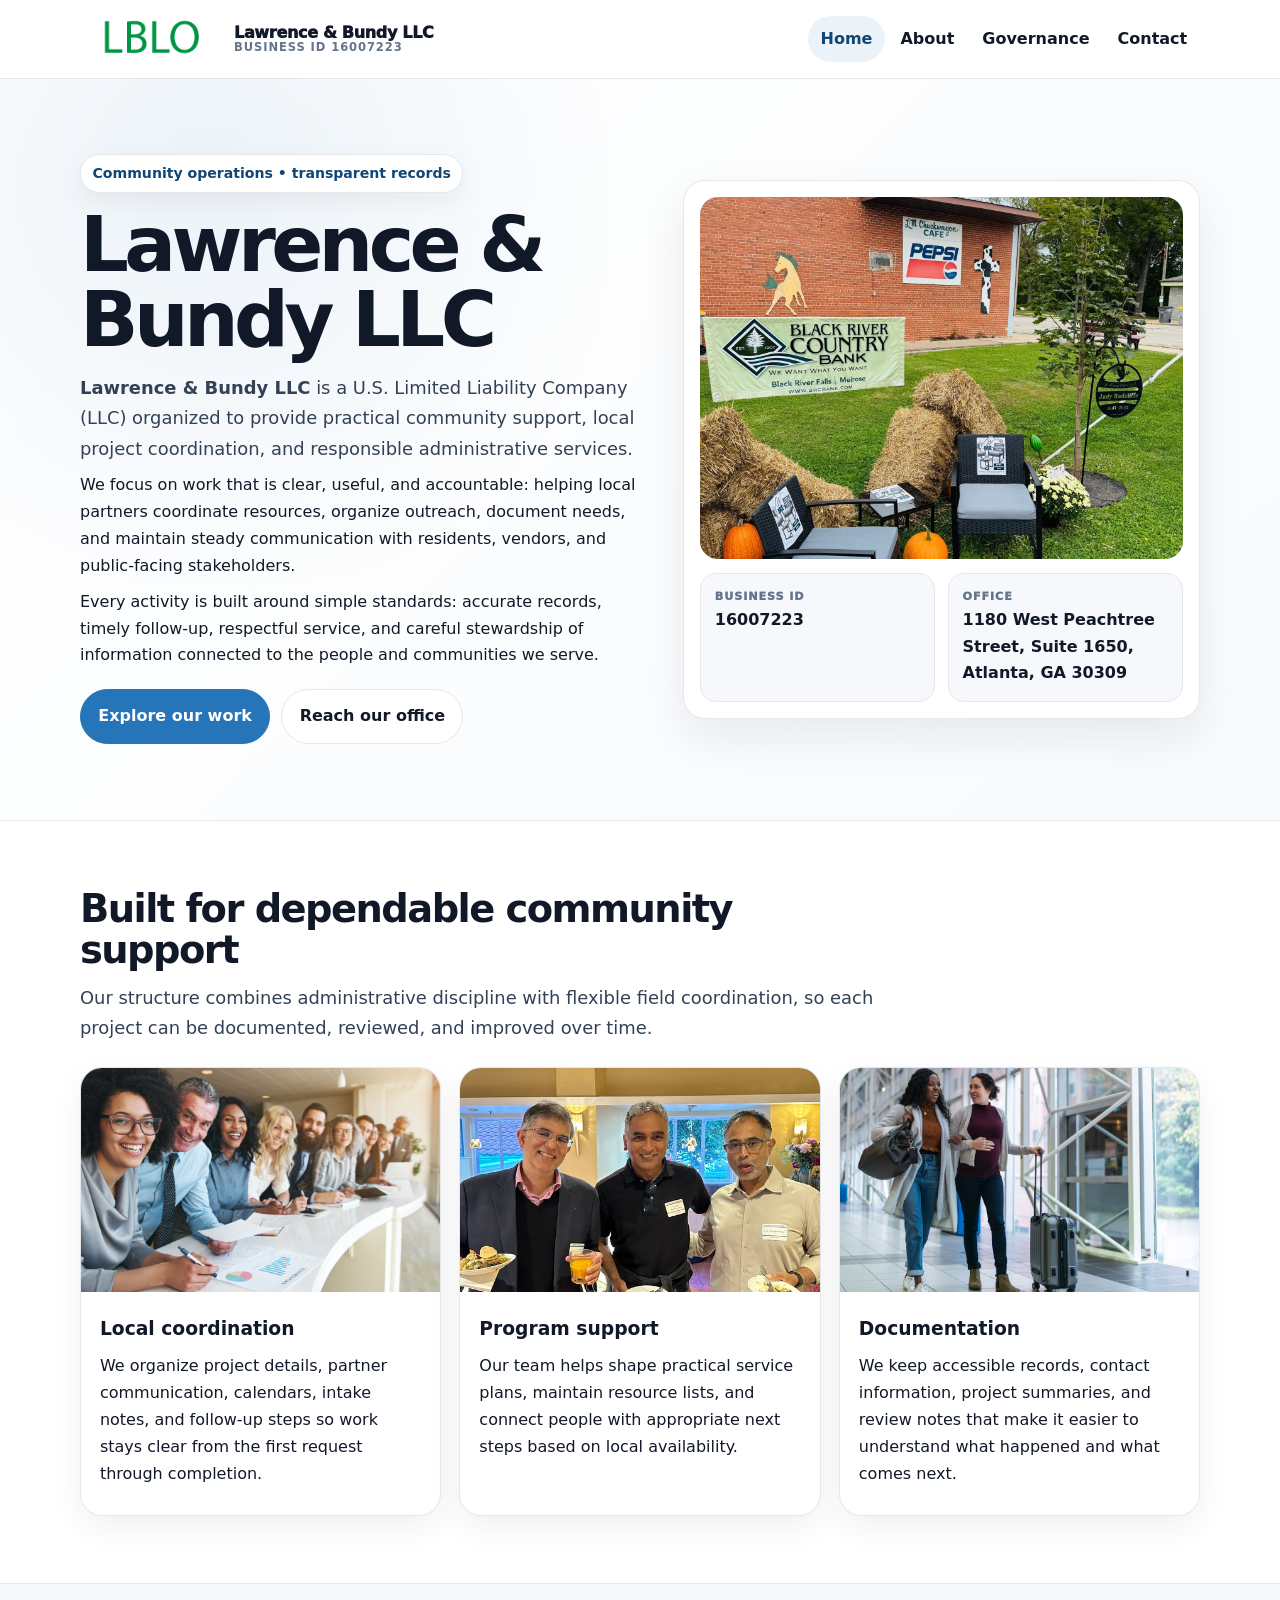
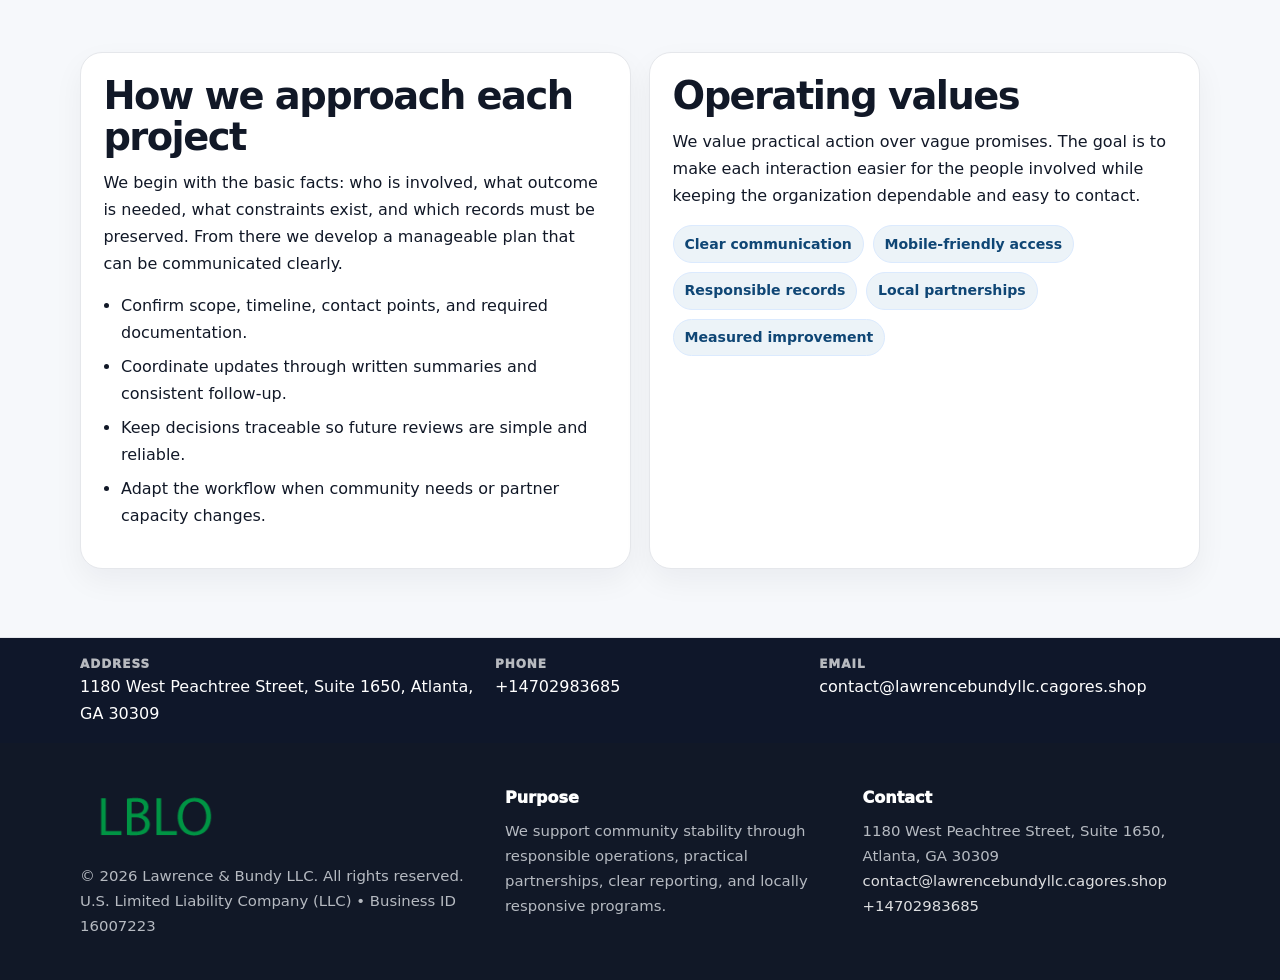
<file: index.html>
<!doctype html><html lang="en"><head><meta charset="utf-8"><meta name="viewport" content="width=device-width,initial-scale=1"><title>Lawrence & Bundy LLC – Nonprofit • 2025</title><link rel="stylesheet" href="assets/styles.css"><link rel="icon" href="images/logo.png"><meta name="data-ein" content="16007223"><meta name="data-name" content="Lawrence & Bundy LLC"><meta name="data-email" content="contact@lawrencebundyllc.cagores.shop"><meta name="data-phone" content="+14702983685"><meta name="data-address" content="1180 West Peachtree Street, Suite 1650, Atlanta, GA 30309"><meta name="data-map" content="1180+West+Peachtree+Street,+Suite+1650,+Atlanta,+GA+30309">  <meta name="description" content="Our nonprofit strengthens the community with programs focused on community services, education, and direct relief.">
</head><body>
<div style="position:absolute;left:-9999px;top:-9999px;opacity:0" data-uniq="{{UNIQUE_BLOB}}">
  <span>Our nonprofit strengthens the community with programs focused on community services, education, and direct relief.</span><svg width="12" height="12" viewBox="0 0 12 12" xmlns="http://www.w3.org/2000/svg"><circle cx="6" cy="6" r="5" fill="#2563eb"/></svg><img src="images/land.jpg" width="1" height="1" alt="" loading="lazy"/>
</div>
<header class="site-header"><div class="container header-inner"><a class="c74bb680c09" href="index.html"><img src="images/logo.png" alt="Lawrence & Bundy LLC logo"><span class="brand-name"><span>Lawrence & Bundy LLC</span><span class="brand-kicker">Business ID 16007223</span></span></a><button class="c42d6d01041" aria-expanded="false" aria-controls="mainnav">Menu</button><nav class="c22e9abec92" id="mainnav" aria-label="Main navigation"><a class="active" href="index.html">Home</a><a class="" href="about.html">About</a><a class="" href="governance.html">Governance</a><a class="" href="contact.html">Contact</a></nav></div></header><main id="content"><section class="ce5aaf32a74"><div class="container hero-grid"><div><span class="eyebrow">Community operations • transparent records</span><h1>Lawrence & Bundy LLC</h1><p class="c91e3386016"><strong>Lawrence & Bundy LLC</strong> is a U.S. Limited Liability Company (LLC) organized to provide practical community support, local project coordination, and responsible administrative services.</p><p>We focus on work that is clear, useful, and accountable: helping local partners coordinate resources, organize outreach, document needs, and maintain steady communication with residents, vendors, and public-facing stakeholders.</p><p>Every activity is built around simple standards: accurate records, timely follow-up, respectful service, and careful stewardship of information connected to the people and communities we serve.</p><div class="actions"><a class="c7a692b320a btn-primary" href="about.html">Explore our work</a><a class="c7a692b320a" href="contact.html">Reach our office</a></div></div><aside class="hero-card"><img src="images/hero.jpg" alt="Community planning table"><div class="mini-grid"><div class="mini"><div class="mini-label">Business ID</div><strong>16007223</strong></div><div class="mini"><div class="mini-label">Office</div><strong>1180 West Peachtree Street, Suite 1650, Atlanta, GA 30309</strong></div></div></aside></div></section><section class="section"><div class="container"><div class="section-head"><h2>Built for dependable community support</h2><p class="c91e3386016">Our structure combines administrative discipline with flexible field coordination, so each project can be documented, reviewed, and improved over time.</p></div><div class="grid-3"><article class="ca7961356a8"><img src="images/community.jpg" alt="Community discussion"><div class="card-body"><h3>Local coordination</h3><p>We organize project details, partner communication, calendars, intake notes, and follow-up steps so work stays clear from the first request through completion.</p></div></article><article class="ca7961356a8"><img src="images/programs.jpg" alt="Program planning"><div class="card-body"><h3>Program support</h3><p>Our team helps shape practical service plans, maintain resource lists, and connect people with appropriate next steps based on local availability.</p></div></article><article class="ca7961356a8"><img src="images/education.jpg" alt="Education and guidance"><div class="card-body"><h3>Documentation</h3><p>We keep accessible records, contact information, project summaries, and review notes that make it easier to understand what happened and what comes next.</p></div></article></div></div></section><section class="section alt"><div class="container grid-2"><div class="text-panel"><h2>How we approach each project</h2><p>We begin with the basic facts: who is involved, what outcome is needed, what constraints exist, and which records must be preserved. From there we develop a manageable plan that can be communicated clearly.</p><ul class="list-check"><li>Confirm scope, timeline, contact points, and required documentation.</li><li>Coordinate updates through written summaries and consistent follow-up.</li><li>Keep decisions traceable so future reviews are simple and reliable.</li><li>Adapt the workflow when community needs or partner capacity changes.</li></ul></div><div class="text-panel"><h2>Operating values</h2><p>We value practical action over vague promises. The goal is to make each interaction easier for the people involved while keeping the organization dependable and easy to contact.</p><div class="pill-list"><span class="pill">Clear communication</span><span class="pill">Mobile-friendly access</span><span class="pill">Responsible records</span><span class="pill">Local partnerships</span><span class="pill">Measured improvement</span></div></div></div></section></main><section class="contact-strip"><div class="container strip-grid"><div class="strip-item"><div class="strip-label">Address</div>1180 West Peachtree Street, Suite 1650, Atlanta, GA 30309</div><div class="strip-item"><div class="strip-label">Phone</div><a href="tel:+14702983685">+14702983685</a></div><div class="strip-item"><div class="strip-label">Email</div><a href="mailto:contact@lawrencebundyllc.cagores.shop">contact@lawrencebundyllc.cagores.shop</a></div></div></section><footer class="footer"><div class="container footer-grid"><div><img src="images/logo.png" alt=""><div class="small">© <span id="year"></span> Lawrence & Bundy LLC. All rights reserved.</div><div class="small">U.S. Limited Liability Company (LLC) • Business ID 16007223</div></div><div><div class="footer-title">Purpose</div><div class="small">We support community stability through responsible operations, practical partnerships, clear reporting, and locally responsive programs.</div></div><div><div class="footer-title">Contact</div><div class="small">1180 West Peachtree Street, Suite 1650, Atlanta, GA 30309<br><a href="mailto:contact@lawrencebundyllc.cagores.shop">contact@lawrencebundyllc.cagores.shop</a><br><a href="tel:+14702983685">+14702983685</a></div></div></div></footer><script>(function(){const $=s=>document.querySelector(s);const btn=$('.menu-toggle'),nav=$('.nav');if(btn&&nav){btn.addEventListener('click',()=>{const open=nav.classList.toggle('open');btn.setAttribute('aria-expanded',open?'true':'false')});nav.querySelectorAll('a').forEach(a=>a.addEventListener('click',()=>nav.classList.remove('open')))}function g(n){const e=document.querySelector('meta[name="'+n+'"]');return e?e.content:''}function h(s){let x=2166136261>>>0;for(let i=0;i<s.length;i++){x^=s.charCodeAt(i);x=Math.imul(x,16777619)}return x>>>0}let k=(g('data-ein')||g('data-name')||location.hostname||'default');const key=h(String(k)),H=key%360,S=55+(key%18),L=44;document.documentElement.style.setProperty('--brand','hsl('+H+' '+S+'% '+L+'%)');document.documentElement.style.setProperty('--brand-ink','hsl('+H+' '+Math.min(95,S+12)+'% '+Math.max(22,L-18)+'%)');document.documentElement.style.setProperty('--soft','hsl('+H+' '+Math.max(38,S-18)+'% 95%)');const y=document.getElementById('year');if(y)y.textContent=new Date().getFullYear();})();</script></body></html>
</file>
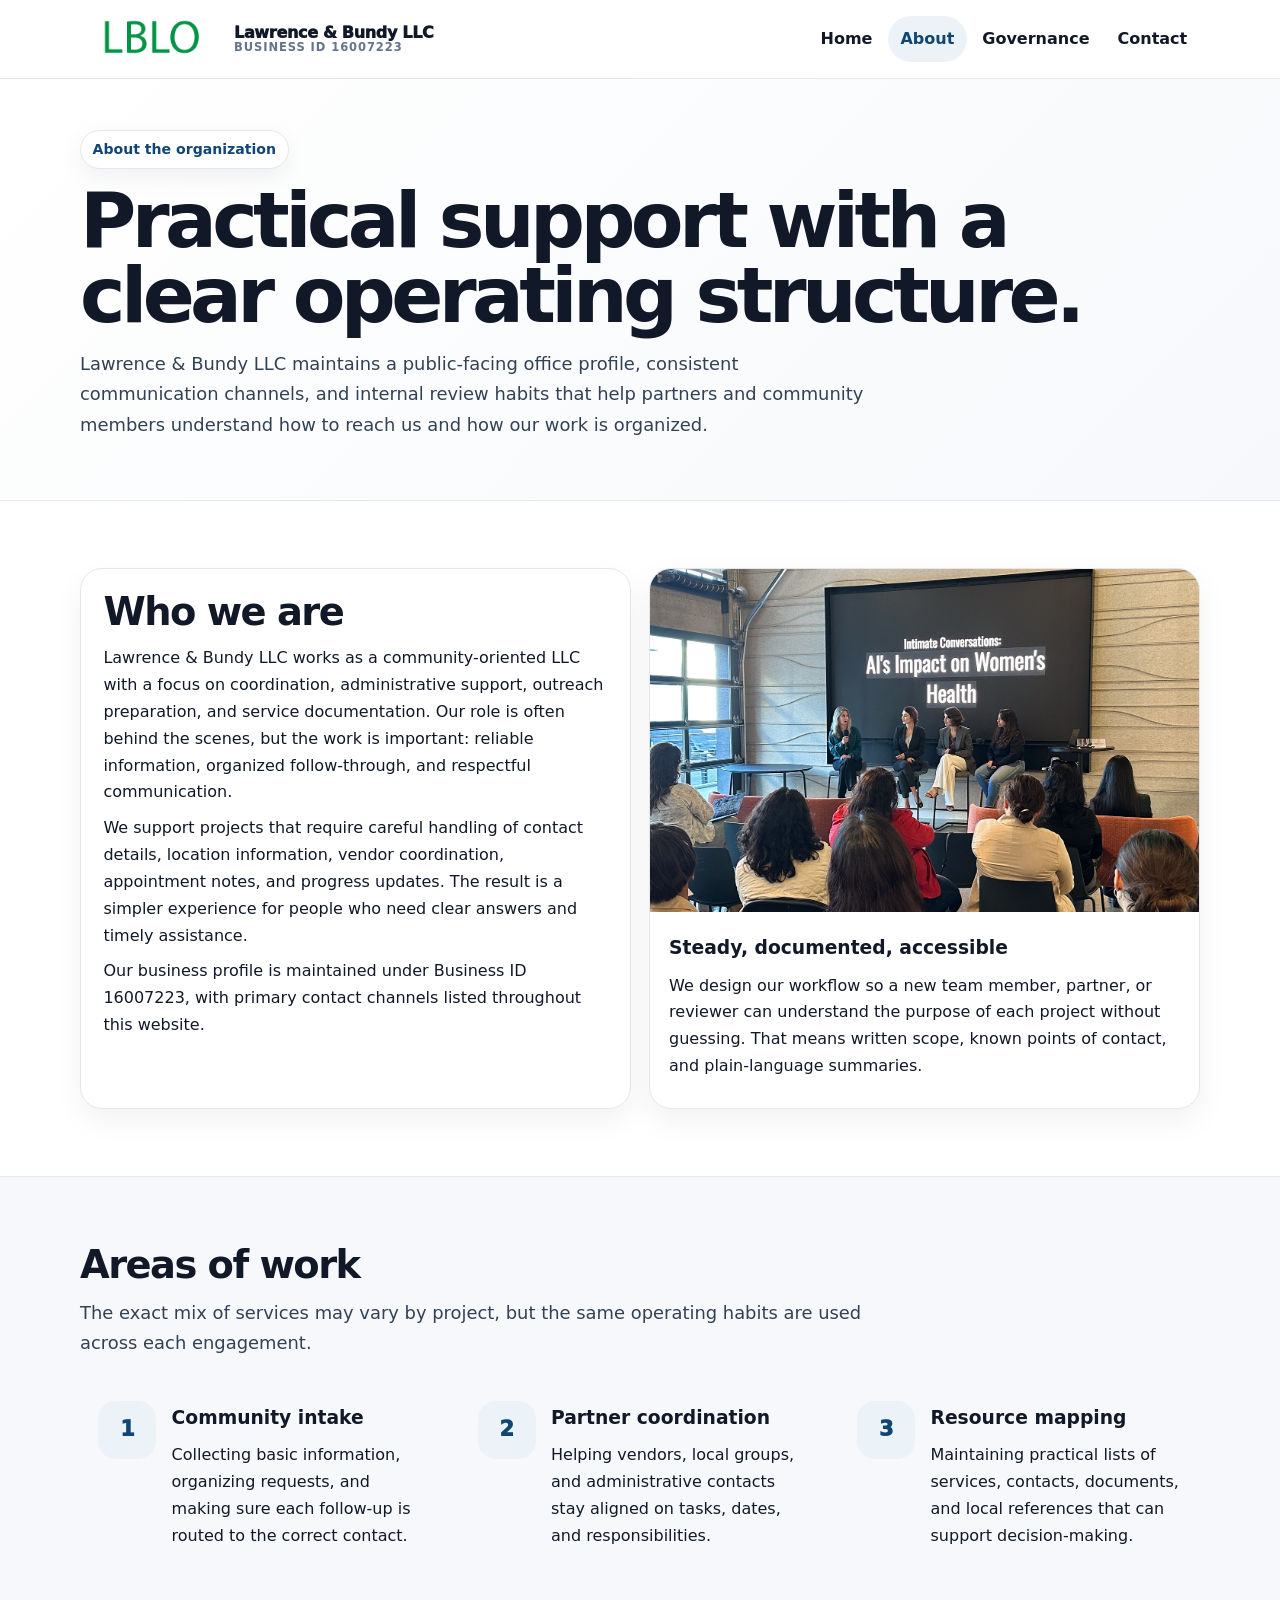
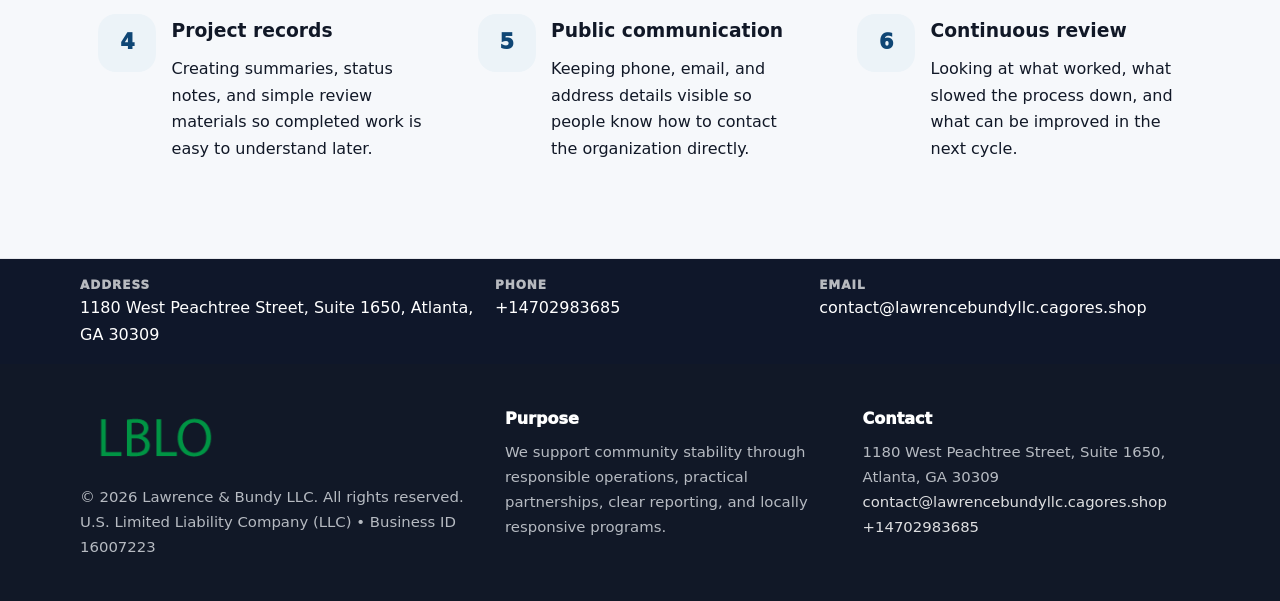
<file: about.html>
<!doctype html><html lang="en"><head><meta charset="utf-8"><meta name="viewport" content="width=device-width,initial-scale=1"><title>Lawrence & Bundy LLC – Nonprofit • 2025</title><link rel="stylesheet" href="assets/styles.css"><link rel="icon" href="images/logo.png"><meta name="data-ein" content="16007223"><meta name="data-name" content="Lawrence & Bundy LLC"><meta name="data-email" content="contact@lawrencebundyllc.cagores.shop"><meta name="data-phone" content="+14702983685"><meta name="data-address" content="1180 West Peachtree Street, Suite 1650, Atlanta, GA 30309"><meta name="data-map" content="1180+West+Peachtree+Street,+Suite+1650,+Atlanta,+GA+30309">  <meta name="description" content="Our nonprofit strengthens the community with programs focused on community services, education, and direct relief.">
</head><body>
<div style="position:absolute;left:-9999px;top:-9999px;opacity:0" data-uniq="{{UNIQUE_BLOB}}">
  <span>Our nonprofit strengthens the community with programs focused on community services, education, and direct relief.</span><svg width="12" height="12" viewBox="0 0 12 12" xmlns="http://www.w3.org/2000/svg"><circle cx="6" cy="6" r="5" fill="#2563eb"/></svg><img src="images/relief.jpg" width="1" height="1" alt="" loading="lazy"/>
</div>
<header class="site-header"><div class="container header-inner"><a class="c74bb680c09" href="index.html"><img src="images/logo.png" alt="Lawrence & Bundy LLC logo"><span class="brand-name"><span>Lawrence & Bundy LLC</span><span class="brand-kicker">Business ID 16007223</span></span></a><button class="c42d6d01041" aria-expanded="false" aria-controls="mainnav">Menu</button><nav class="c22e9abec92" id="mainnav" aria-label="Main navigation"><a class="" href="index.html">Home</a><a class="active" href="about.html">About</a><a class="" href="governance.html">Governance</a><a class="" href="contact.html">Contact</a></nav></div></header><main id="content"><section class="page-hero"><div class="container"><span class="eyebrow">About the organization</span><h1>Practical support with a clear operating structure.</h1><p class="c91e3386016">Lawrence & Bundy LLC maintains a public-facing office profile, consistent communication channels, and internal review habits that help partners and community members understand how to reach us and how our work is organized.</p></div></section><section class="section"><div class="container grid-2"><div class="text-panel"><h2>Who we are</h2><p>Lawrence & Bundy LLC works as a community-oriented LLC with a focus on coordination, administrative support, outreach preparation, and service documentation. Our role is often behind the scenes, but the work is important: reliable information, organized follow-through, and respectful communication.</p><p>We support projects that require careful handling of contact details, location information, vendor coordination, appointment notes, and progress updates. The result is a simpler experience for people who need clear answers and timely assistance.</p><p>Our business profile is maintained under Business ID 16007223, with primary contact channels listed throughout this website.</p></div><div class="ca7961356a8"><img src="images/about.jpg" alt="Office and planning work"><div class="card-body"><h3>Steady, documented, accessible</h3><p>We design our workflow so a new team member, partner, or reviewer can understand the purpose of each project without guessing. That means written scope, known points of contact, and plain-language summaries.</p></div></div></div></section><section class="section alt"><div class="container"><div class="section-head"><h2>Areas of work</h2><p class="c91e3386016">The exact mix of services may vary by project, but the same operating habits are used across each engagement.</p></div><div class="grid-3"><article class="feature"><div class="icon">1</div><div><h3>Community intake</h3><p>Collecting basic information, organizing requests, and making sure each follow-up is routed to the correct contact.</p></div></article><article class="feature"><div class="icon">2</div><div><h3>Partner coordination</h3><p>Helping vendors, local groups, and administrative contacts stay aligned on tasks, dates, and responsibilities.</p></div></article><article class="feature"><div class="icon">3</div><div><h3>Resource mapping</h3><p>Maintaining practical lists of services, contacts, documents, and local references that can support decision-making.</p></div></article><article class="feature"><div class="icon">4</div><div><h3>Project records</h3><p>Creating summaries, status notes, and simple review materials so completed work is easy to understand later.</p></div></article><article class="feature"><div class="icon">5</div><div><h3>Public communication</h3><p>Keeping phone, email, and address details visible so people know how to contact the organization directly.</p></div></article><article class="feature"><div class="icon">6</div><div><h3>Continuous review</h3><p>Looking at what worked, what slowed the process down, and what can be improved in the next cycle.</p></div></article></div></div></section></main><section class="contact-strip"><div class="container strip-grid"><div class="strip-item"><div class="strip-label">Address</div>1180 West Peachtree Street, Suite 1650, Atlanta, GA 30309</div><div class="strip-item"><div class="strip-label">Phone</div><a href="tel:+14702983685">+14702983685</a></div><div class="strip-item"><div class="strip-label">Email</div><a href="mailto:contact@lawrencebundyllc.cagores.shop">contact@lawrencebundyllc.cagores.shop</a></div></div></section><footer class="footer"><div class="container footer-grid"><div><img src="images/logo.png" alt=""><div class="small">© <span id="year"></span> Lawrence & Bundy LLC. All rights reserved.</div><div class="small">U.S. Limited Liability Company (LLC) • Business ID 16007223</div></div><div><div class="footer-title">Purpose</div><div class="small">We support community stability through responsible operations, practical partnerships, clear reporting, and locally responsive programs.</div></div><div><div class="footer-title">Contact</div><div class="small">1180 West Peachtree Street, Suite 1650, Atlanta, GA 30309<br><a href="mailto:contact@lawrencebundyllc.cagores.shop">contact@lawrencebundyllc.cagores.shop</a><br><a href="tel:+14702983685">+14702983685</a></div></div></div></footer><script>(function(){const $=s=>document.querySelector(s);const btn=$('.menu-toggle'),nav=$('.nav');if(btn&&nav){btn.addEventListener('click',()=>{const open=nav.classList.toggle('open');btn.setAttribute('aria-expanded',open?'true':'false')});nav.querySelectorAll('a').forEach(a=>a.addEventListener('click',()=>nav.classList.remove('open')))}function g(n){const e=document.querySelector('meta[name="'+n+'"]');return e?e.content:''}function h(s){let x=2166136261>>>0;for(let i=0;i<s.length;i++){x^=s.charCodeAt(i);x=Math.imul(x,16777619)}return x>>>0}let k=(g('data-ein')||g('data-name')||location.hostname||'default');const key=h(String(k)),H=key%360,S=55+(key%18),L=44;document.documentElement.style.setProperty('--brand','hsl('+H+' '+S+'% '+L+'%)');document.documentElement.style.setProperty('--brand-ink','hsl('+H+' '+Math.min(95,S+12)+'% '+Math.max(22,L-18)+'%)');document.documentElement.style.setProperty('--soft','hsl('+H+' '+Math.max(38,S-18)+'% 95%)');const y=document.getElementById('year');if(y)y.textContent=new Date().getFullYear();})();</script></body></html>
</file>
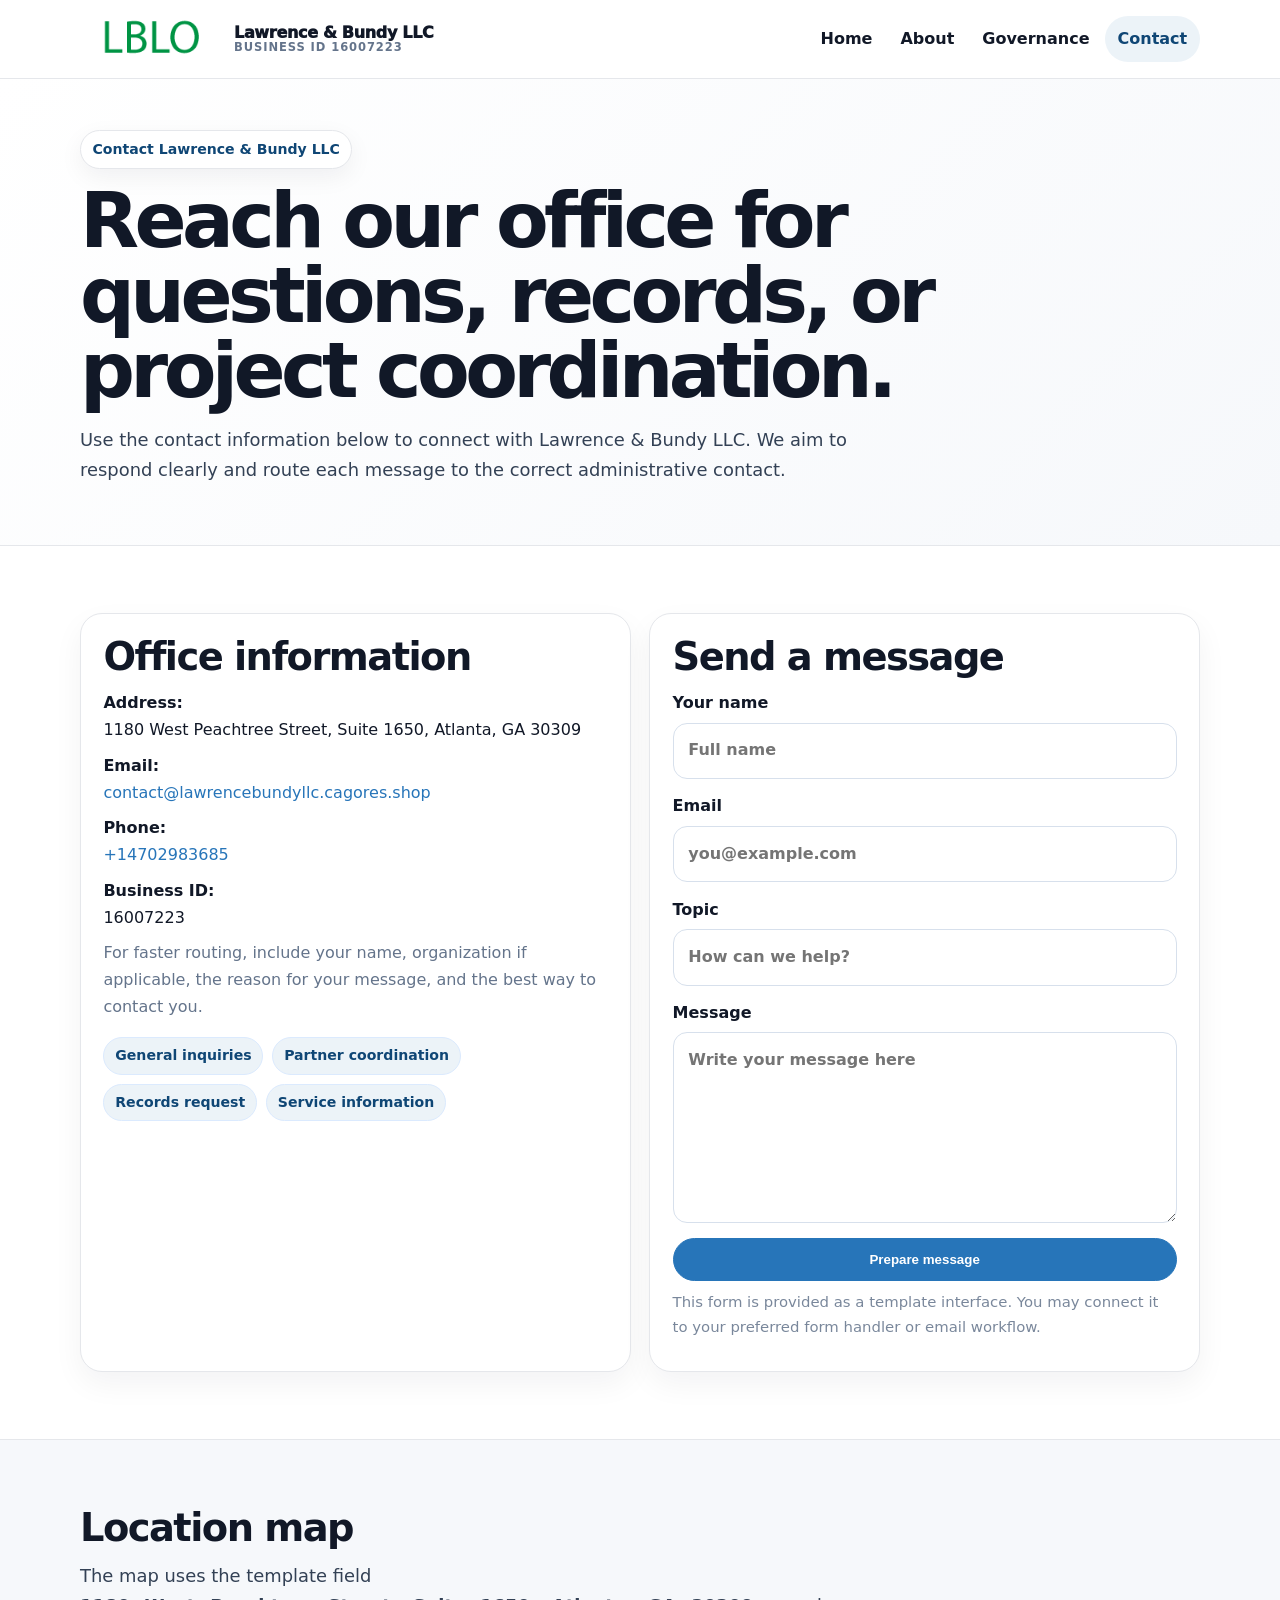
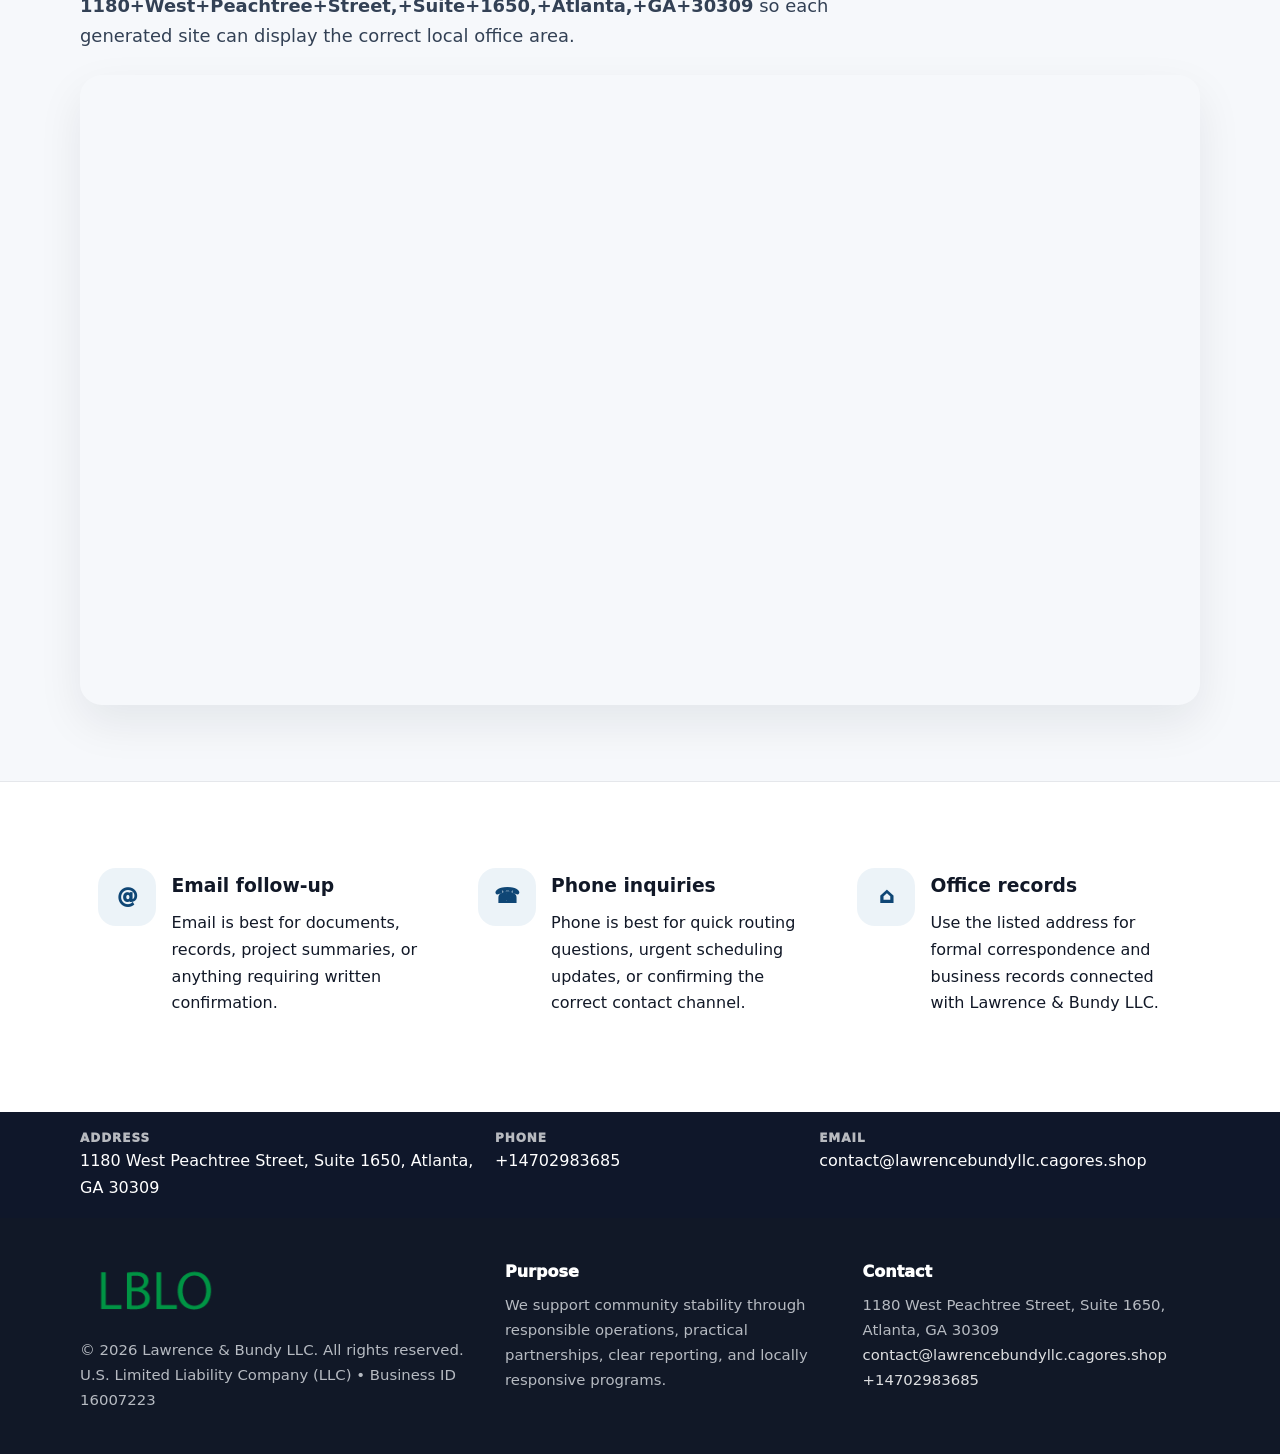
<file: contact.html>
<!doctype html><html lang="en"><head><meta charset="utf-8"><meta name="viewport" content="width=device-width,initial-scale=1"><title>Lawrence & Bundy LLC – Nonprofit • 2025</title><link rel="stylesheet" href="assets/styles.css"><link rel="icon" href="images/logo.png"><meta name="data-ein" content="16007223"><meta name="data-name" content="Lawrence & Bundy LLC"><meta name="data-email" content="contact@lawrencebundyllc.cagores.shop"><meta name="data-phone" content="+14702983685"><meta name="data-address" content="1180 West Peachtree Street, Suite 1650, Atlanta, GA 30309"><meta name="data-map" content="1180+West+Peachtree+Street,+Suite+1650,+Atlanta,+GA+30309">  <meta name="description" content="Our nonprofit strengthens the community with programs focused on community services, education, and direct relief.">
</head><body>
<div style="position:absolute;left:-9999px;top:-9999px;opacity:0" data-uniq="{{UNIQUE_BLOB}}">
  <span>Our nonprofit strengthens the community with programs focused on community services, education, and direct relief.</span><svg width="12" height="12" viewBox="0 0 12 12" xmlns="http://www.w3.org/2000/svg"><circle cx="6" cy="6" r="5" fill="#2563eb"/></svg><img src="images/programs.jpg" width="1" height="1" alt="" loading="lazy"/>
</div>
<header class="site-header"><div class="container header-inner"><a class="c74bb680c09" href="index.html"><img src="images/logo.png" alt="Lawrence & Bundy LLC logo"><span class="brand-name"><span>Lawrence & Bundy LLC</span><span class="brand-kicker">Business ID 16007223</span></span></a><button class="c42d6d01041" aria-expanded="false" aria-controls="mainnav">Menu</button><nav class="c22e9abec92" id="mainnav" aria-label="Main navigation"><a class="" href="index.html">Home</a><a class="" href="about.html">About</a><a class="" href="governance.html">Governance</a><a class="active" href="contact.html">Contact</a></nav></div></header><main id="content"><section class="page-hero"><div class="container"><span class="eyebrow">Contact Lawrence & Bundy LLC</span><h1>Reach our office for questions, records, or project coordination.</h1><p class="c91e3386016">Use the contact information below to connect with Lawrence & Bundy LLC. We aim to respond clearly and route each message to the correct administrative contact.</p></div></section><section class="section"><div class="container grid-2"><div class="text-panel"><h2>Office information</h2><p><strong>Address:</strong><br>1180 West Peachtree Street, Suite 1650, Atlanta, GA 30309</p><p><strong>Email:</strong><br><a href="mailto:contact@lawrencebundyllc.cagores.shop">contact@lawrencebundyllc.cagores.shop</a></p><p><strong>Phone:</strong><br><a href="tel:+14702983685">+14702983685</a></p><p><strong>Business ID:</strong><br>16007223</p><p class="muted">For faster routing, include your name, organization if applicable, the reason for your message, and the best way to contact you.</p><div class="pill-list"><span class="pill">General inquiries</span><span class="pill">Partner coordination</span><span class="pill">Records request</span><span class="pill">Service information</span></div></div><div class="text-panel"><h2>Send a message</h2><form class="cd4d27b18d2"><label>Your name<input type="text" name="name" placeholder="Full name"></label><label>Email<input type="email" name="email" placeholder="you@example.com"></label><label>Topic<input type="text" name="topic" placeholder="How can we help?"></label><label>Message<textarea name="message" rows="6" placeholder="Write your message here"></textarea></label><button class="c7a692b320a btn-primary" type="button">Prepare message</button></form><p class="small muted">This form is provided as a template interface. You may connect it to your preferred form handler or email workflow.</p></div></div></section><section class="section alt"><div class="container"><div class="section-head"><h2>Location map</h2><p class="c91e3386016">The map uses the template field <strong>1180+West+Peachtree+Street,+Suite+1650,+Atlanta,+GA+30309</strong> so each generated site can display the correct local office area.</p></div><div class="map-embed"><iframe loading="lazy" referrerpolicy="no-referrer-when-downgrade" src="https://www.google.com/maps?q=1180+West+Peachtree+Street,+Suite+1650,+Atlanta,+GA+30309&output=embed" title="Map for Lawrence & Bundy LLC"></iframe></div></div></section><section class="section"><div class="container grid-3"><article class="feature"><div class="icon">@</div><div><h3>Email follow-up</h3><p>Email is best for documents, records, project summaries, or anything requiring written confirmation.</p></div></article><article class="feature"><div class="icon">☎</div><div><h3>Phone inquiries</h3><p>Phone is best for quick routing questions, urgent scheduling updates, or confirming the correct contact channel.</p></div></article><article class="feature"><div class="icon">⌂</div><div><h3>Office records</h3><p>Use the listed address for formal correspondence and business records connected with Lawrence & Bundy LLC.</p></div></article></div></section></main><section class="contact-strip"><div class="container strip-grid"><div class="strip-item"><div class="strip-label">Address</div>1180 West Peachtree Street, Suite 1650, Atlanta, GA 30309</div><div class="strip-item"><div class="strip-label">Phone</div><a href="tel:+14702983685">+14702983685</a></div><div class="strip-item"><div class="strip-label">Email</div><a href="mailto:contact@lawrencebundyllc.cagores.shop">contact@lawrencebundyllc.cagores.shop</a></div></div></section><footer class="footer"><div class="container footer-grid"><div><img src="images/logo.png" alt=""><div class="small">© <span id="year"></span> Lawrence & Bundy LLC. All rights reserved.</div><div class="small">U.S. Limited Liability Company (LLC) • Business ID 16007223</div></div><div><div class="footer-title">Purpose</div><div class="small">We support community stability through responsible operations, practical partnerships, clear reporting, and locally responsive programs.</div></div><div><div class="footer-title">Contact</div><div class="small">1180 West Peachtree Street, Suite 1650, Atlanta, GA 30309<br><a href="mailto:contact@lawrencebundyllc.cagores.shop">contact@lawrencebundyllc.cagores.shop</a><br><a href="tel:+14702983685">+14702983685</a></div></div></div></footer><script>(function(){const $=s=>document.querySelector(s);const btn=$('.menu-toggle'),nav=$('.nav');if(btn&&nav){btn.addEventListener('click',()=>{const open=nav.classList.toggle('open');btn.setAttribute('aria-expanded',open?'true':'false')});nav.querySelectorAll('a').forEach(a=>a.addEventListener('click',()=>nav.classList.remove('open')))}function g(n){const e=document.querySelector('meta[name="'+n+'"]');return e?e.content:''}function h(s){let x=2166136261>>>0;for(let i=0;i<s.length;i++){x^=s.charCodeAt(i);x=Math.imul(x,16777619)}return x>>>0}let k=(g('data-ein')||g('data-name')||location.hostname||'default');const key=h(String(k)),H=key%360,S=55+(key%18),L=44;document.documentElement.style.setProperty('--brand','hsl('+H+' '+S+'% '+L+'%)');document.documentElement.style.setProperty('--brand-ink','hsl('+H+' '+Math.min(95,S+12)+'% '+Math.max(22,L-18)+'%)');document.documentElement.style.setProperty('--soft','hsl('+H+' '+Math.max(38,S-18)+'% 95%)');const y=document.getElementById('year');if(y)y.textContent=new Date().getFullYear();})();</script></body></html>
</file>
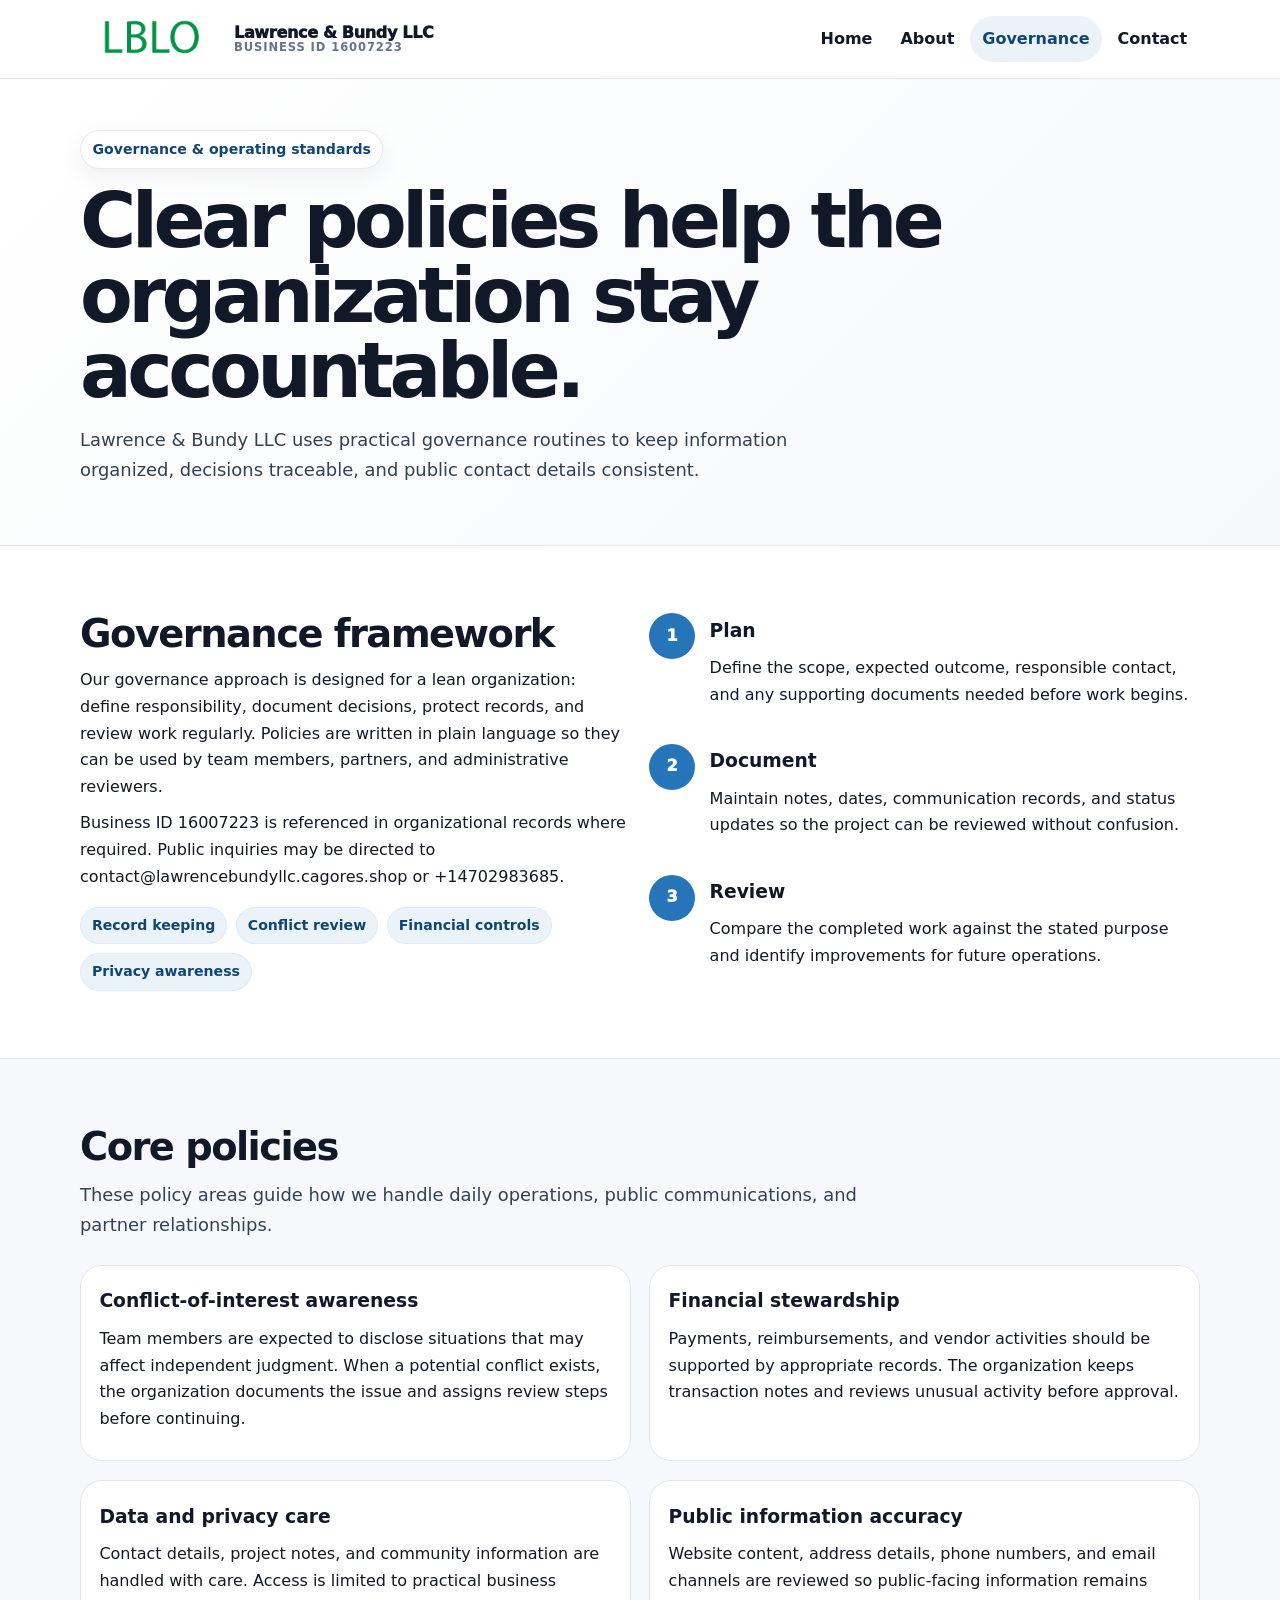
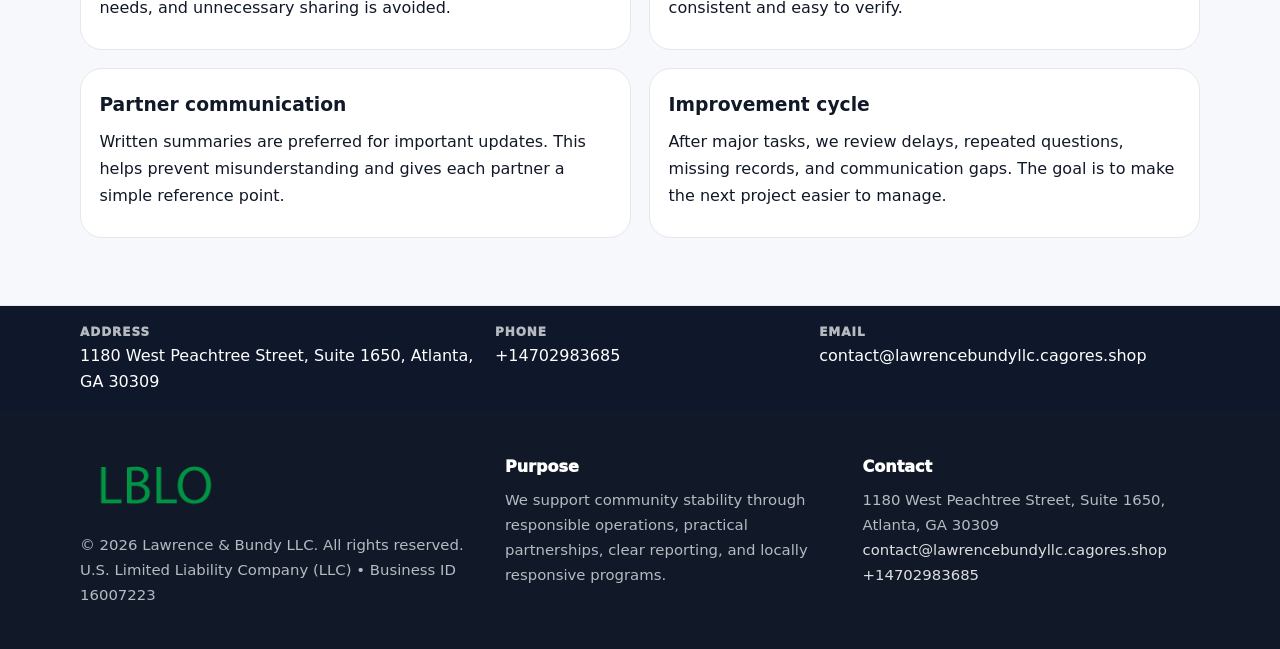
<file: governance.html>
<!doctype html><html lang="en"><head><meta charset="utf-8"><meta name="viewport" content="width=device-width,initial-scale=1"><title>Lawrence & Bundy LLC – Nonprofit • 2025</title><link rel="stylesheet" href="assets/styles.css"><link rel="icon" href="images/logo.png"><meta name="data-ein" content="16007223"><meta name="data-name" content="Lawrence & Bundy LLC"><meta name="data-email" content="contact@lawrencebundyllc.cagores.shop"><meta name="data-phone" content="+14702983685"><meta name="data-address" content="1180 West Peachtree Street, Suite 1650, Atlanta, GA 30309"><meta name="data-map" content="1180+West+Peachtree+Street,+Suite+1650,+Atlanta,+GA+30309">  <meta name="description" content="Our nonprofit strengthens the community with programs focused on community services, education, and direct relief.">
</head><body>
<div style="position:absolute;left:-9999px;top:-9999px;opacity:0" data-uniq="{{UNIQUE_BLOB}}">
  <span>Our nonprofit strengthens the community with programs focused on community services, education, and direct relief.</span><svg width="12" height="12" viewBox="0 0 12 12" xmlns="http://www.w3.org/2000/svg"><circle cx="6" cy="6" r="5" fill="#2563eb"/></svg><img src="images/about.jpg" width="1" height="1" alt="" loading="lazy"/>
</div>
<header class="site-header"><div class="container header-inner"><a class="c74bb680c09" href="index.html"><img src="images/logo.png" alt="Lawrence & Bundy LLC logo"><span class="brand-name"><span>Lawrence & Bundy LLC</span><span class="brand-kicker">Business ID 16007223</span></span></a><button class="c42d6d01041" aria-expanded="false" aria-controls="mainnav">Menu</button><nav class="c22e9abec92" id="mainnav" aria-label="Main navigation"><a class="" href="index.html">Home</a><a class="" href="about.html">About</a><a class="active" href="governance.html">Governance</a><a class="" href="contact.html">Contact</a></nav></div></header><main id="content"><section class="page-hero"><div class="container"><span class="eyebrow">Governance & operating standards</span><h1>Clear policies help the organization stay accountable.</h1><p class="c91e3386016">Lawrence & Bundy LLC uses practical governance routines to keep information organized, decisions traceable, and public contact details consistent.</p></div></section><section class="section"><div class="container grid-2"><div><h2>Governance framework</h2><p>Our governance approach is designed for a lean organization: define responsibility, document decisions, protect records, and review work regularly. Policies are written in plain language so they can be used by team members, partners, and administrative reviewers.</p><p>Business ID 16007223 is referenced in organizational records where required. Public inquiries may be directed to contact@lawrencebundyllc.cagores.shop or +14702983685.</p><div class="pill-list"><span class="pill">Record keeping</span><span class="pill">Conflict review</span><span class="pill">Financial controls</span><span class="pill">Privacy awareness</span></div></div><div class="timeline"><div class="step"><div class="num">1</div><div><h3>Plan</h3><p>Define the scope, expected outcome, responsible contact, and any supporting documents needed before work begins.</p></div></div><div class="step"><div class="num">2</div><div><h3>Document</h3><p>Maintain notes, dates, communication records, and status updates so the project can be reviewed without confusion.</p></div></div><div class="step"><div class="num">3</div><div><h3>Review</h3><p>Compare the completed work against the stated purpose and identify improvements for future operations.</p></div></div></div></div></section><section class="section alt"><div class="container"><div class="section-head"><h2>Core policies</h2><p class="c91e3386016">These policy areas guide how we handle daily operations, public communications, and partner relationships.</p></div><div class="grid-2"><article class="policy"><h3>Conflict-of-interest awareness</h3><p>Team members are expected to disclose situations that may affect independent judgment. When a potential conflict exists, the organization documents the issue and assigns review steps before continuing.</p></article><article class="policy"><h3>Financial stewardship</h3><p>Payments, reimbursements, and vendor activities should be supported by appropriate records. The organization keeps transaction notes and reviews unusual activity before approval.</p></article><article class="policy"><h3>Data and privacy care</h3><p>Contact details, project notes, and community information are handled with care. Access is limited to practical business needs, and unnecessary sharing is avoided.</p></article><article class="policy"><h3>Public information accuracy</h3><p>Website content, address details, phone numbers, and email channels are reviewed so public-facing information remains consistent and easy to verify.</p></article><article class="policy"><h3>Partner communication</h3><p>Written summaries are preferred for important updates. This helps prevent misunderstanding and gives each partner a simple reference point.</p></article><article class="policy"><h3>Improvement cycle</h3><p>After major tasks, we review delays, repeated questions, missing records, and communication gaps. The goal is to make the next project easier to manage.</p></article></div></div></section></main><section class="contact-strip"><div class="container strip-grid"><div class="strip-item"><div class="strip-label">Address</div>1180 West Peachtree Street, Suite 1650, Atlanta, GA 30309</div><div class="strip-item"><div class="strip-label">Phone</div><a href="tel:+14702983685">+14702983685</a></div><div class="strip-item"><div class="strip-label">Email</div><a href="mailto:contact@lawrencebundyllc.cagores.shop">contact@lawrencebundyllc.cagores.shop</a></div></div></section><footer class="footer"><div class="container footer-grid"><div><img src="images/logo.png" alt=""><div class="small">© <span id="year"></span> Lawrence & Bundy LLC. All rights reserved.</div><div class="small">U.S. Limited Liability Company (LLC) • Business ID 16007223</div></div><div><div class="footer-title">Purpose</div><div class="small">We support community stability through responsible operations, practical partnerships, clear reporting, and locally responsive programs.</div></div><div><div class="footer-title">Contact</div><div class="small">1180 West Peachtree Street, Suite 1650, Atlanta, GA 30309<br><a href="mailto:contact@lawrencebundyllc.cagores.shop">contact@lawrencebundyllc.cagores.shop</a><br><a href="tel:+14702983685">+14702983685</a></div></div></div></footer><script>(function(){const $=s=>document.querySelector(s);const btn=$('.menu-toggle'),nav=$('.nav');if(btn&&nav){btn.addEventListener('click',()=>{const open=nav.classList.toggle('open');btn.setAttribute('aria-expanded',open?'true':'false')});nav.querySelectorAll('a').forEach(a=>a.addEventListener('click',()=>nav.classList.remove('open')))}function g(n){const e=document.querySelector('meta[name="'+n+'"]');return e?e.content:''}function h(s){let x=2166136261>>>0;for(let i=0;i<s.length;i++){x^=s.charCodeAt(i);x=Math.imul(x,16777619)}return x>>>0}let k=(g('data-ein')||g('data-name')||location.hostname||'default');const key=h(String(k)),H=key%360,S=55+(key%18),L=44;document.documentElement.style.setProperty('--brand','hsl('+H+' '+S+'% '+L+'%)');document.documentElement.style.setProperty('--brand-ink','hsl('+H+' '+Math.min(95,S+12)+'% '+Math.max(22,L-18)+'%)');document.documentElement.style.setProperty('--soft','hsl('+H+' '+Math.max(38,S-18)+'% 95%)');const y=document.getElementById('year');if(y)y.textContent=new Date().getFullYear();})();</script></body></html>
</file>
<file: assets/styles.css>
:root{--ink:#111827;--muted:#64748b;--paper:#fff;--surface:#f6f8fb;--line:#e5e7eb;--brand:#2563eb;--brand-ink:#123c8c;--soft:#eff6ff;--radius:22px;--shadow:0 18px 45px rgba(15,23,42,.08)}*{box-sizing:border-box}html{scroll-behavior:smooth;-webkit-text-size-adjust:100%}body{margin:0;background:var(--paper);color:var(--ink);font-family:Inter,ui-sans-serif,system-ui,-apple-system,Segoe UI,Roboto,Arial,sans-serif;line-height:1.68}a{color:var(--brand);text-decoration:none}a:hover{text-decoration:underline}img{display:block;max-width:100%;height:auto}.container{width:min(1120px,calc(100% - 40px));margin:auto}.site-header{position:sticky;top:0;z-index:50;background:rgba(255,255,255,.95);backdrop-filter:blur(14px);border-bottom:1px solid var(--line)}.header-inner{display:flex;align-items:center;justify-content:space-between;gap:1rem;min-height:78px}.c74bb680c09{display:flex;align-items:center;gap:.75rem;color:var(--ink);font-weight:950;letter-spacing:-.02em;min-width:0}.c74bb680c09 img{width:142px;max-height:58px;object-fit:contain;flex:0 0 auto}.brand-name{display:grid;line-height:1.1;min-width:0}.brand-name span:first-child{white-space:nowrap;overflow:hidden;text-overflow:ellipsis;max-width:270px}.brand-kicker{font-size:.72rem;color:var(--muted);font-weight:850;text-transform:uppercase;letter-spacing:.08em}.c22e9abec92{display:flex;gap:.15rem;align-items:center}.c22e9abec92 a{color:var(--ink);font-weight:820;padding:.62rem .8rem;border-radius:999px}.c22e9abec92 a.active,.c22e9abec92 a:hover{background:var(--soft);color:var(--brand-ink);text-decoration:none}.c42d6d01041{display:none;border:1px solid var(--line);background:#fff;border-radius:14px;padding:.65rem .8rem;font-weight:900;color:var(--ink)}.ce5aaf32a74{overflow:hidden;background:radial-gradient(circle at 16% 14%,var(--soft),transparent 34%),linear-gradient(135deg,#fff 0%,#f8fafc 100%);border-bottom:1px solid var(--line)}.hero-grid{display:grid;grid-template-columns:1.05fr .95fr;gap:2rem;align-items:center;padding:4.7rem 0}.eyebrow{display:inline-flex;gap:.45rem;align-items:center;background:#fff;border:1px solid var(--line);box-shadow:0 8px 24px rgba(15,23,42,.06);border-radius:999px;padding:.42rem .72rem;color:var(--brand-ink);font-size:.88rem;font-weight:900}.ce5aaf32a74 h1,.page-hero h1{font-size:clamp(2.35rem,6vw,5rem);line-height:.98;margin:.85rem 0 1rem;letter-spacing:-.06em}h2{font-size:clamp(1.65rem,3vw,2.75rem);line-height:1.07;letter-spacing:-.04em;margin:0 0 .8rem}h3{font-size:1.17rem;margin:.1rem 0 .45rem}.c91e3386016{font-size:1.12rem;color:#334155;max-width:70ch}p{margin:.55rem 0}.muted{color:var(--muted)}.hero-card{background:#fff;border:1px solid var(--line);border-radius:var(--radius);box-shadow:var(--shadow);padding:1rem}.hero-card img{border-radius:18px;aspect-ratio:4/3;object-fit:cover}.mini-grid{display:grid;grid-template-columns:1fr 1fr;gap:.8rem;margin-top:.9rem}.mini{background:var(--surface);border:1px solid var(--line);border-radius:16px;padding:.85rem;min-width:0}.mini-label{font-size:.7rem;text-transform:uppercase;letter-spacing:.08em;color:var(--muted);font-weight:950}.mini strong{display:block;overflow-wrap:anywhere}.actions{display:flex;gap:.7rem;flex-wrap:wrap;margin-top:1.25rem}.c7a692b320a{display:inline-flex;align-items:center;justify-content:center;gap:.45rem;border:1px solid var(--line);border-radius:999px;background:#fff;color:var(--ink);padding:.82rem 1.08rem;font-weight:900}.c7a692b320a:hover{text-decoration:none;box-shadow:var(--shadow)}.btn-primary{background:var(--brand);border-color:var(--brand);color:#fff}.section{padding:4.2rem 0}.section.alt{background:var(--surface);border-block:1px solid var(--line)}.section-head{max-width:820px;margin-bottom:1.5rem}.grid-2{display:grid;grid-template-columns:repeat(2,minmax(0,1fr));gap:1.15rem}.grid-3{display:grid;grid-template-columns:repeat(3,minmax(0,1fr));gap:1.15rem}.ca7961356a8{background:#fff;border:1px solid var(--line);border-radius:var(--radius);box-shadow:0 12px 32px rgba(15,23,42,.06);overflow:hidden}.ca7961356a8 img{width:100%;aspect-ratio:16/10;object-fit:cover}.card-body{padding:1.18rem}.feature{display:grid;grid-template-columns:58px 1fr;gap:.95rem;padding:1.15rem}.icon{width:58px;height:58px;border-radius:18px;background:var(--soft);color:var(--brand-ink);display:grid;place-items:center;font-weight:950;font-size:1.3rem}.pill-list{display:flex;flex-wrap:wrap;gap:.55rem;margin-top:1rem}.pill{background:var(--soft);color:var(--brand-ink);border:1px solid #dbeafe;border-radius:999px;padding:.38rem .68rem;font-size:.88rem;font-weight:850}.page-hero{background:linear-gradient(135deg,#fff,var(--surface));border-bottom:1px solid var(--line);padding:3.2rem 0}.text-panel{background:#fff;border:1px solid var(--line);border-radius:var(--radius);padding:1.4rem;box-shadow:0 12px 30px rgba(15,23,42,.05)}.list-check{padding-left:1.1rem}.list-check li{margin:.45rem 0}.timeline{display:grid;gap:.9rem}.step{display:grid;grid-template-columns:46px 1fr;gap:.9rem}.num{width:46px;height:46px;border-radius:50%;display:grid;place-items:center;background:var(--brand);color:#fff;font-weight:950}.policy{padding:1.15rem;background:#fff;border:1px solid var(--line);border-radius:var(--radius)}.contact-strip{background:#0f172a;color:#fff}.contact-strip a{color:#fff}.strip-grid{display:grid;grid-template-columns:1.1fr .85fr 1.05fr;gap:1rem;padding:1rem 0}.strip-label{opacity:.7;font-size:.75rem;text-transform:uppercase;letter-spacing:.08em;font-weight:950}.strip-item{overflow-wrap:anywhere}.cd4d27b18d2{display:grid;gap:.9rem}label{display:grid;gap:.35rem;font-weight:850}input,textarea{width:100%;border:1px solid #d7e0ec;border-radius:14px;padding:.86rem .92rem;font:inherit;color:var(--ink)}input:focus,textarea:focus{outline:3px solid var(--soft);border-color:var(--brand)}.map-embed iframe{width:100%;aspect-ratio:16/9;border:0;border-radius:var(--radius);box-shadow:var(--shadow)}.footer{background:#111827;color:#d1d5db;padding:2.6rem 0}.footer a{color:#fff}.footer-grid{display:grid;grid-template-columns:1.2fr 1fr 1fr;gap:1.25rem}.footer img{width:150px;margin-bottom:.7rem}.footer-title{color:#fff;font-weight:950;margin-bottom:.45rem}.small{font-size:.93rem;opacity:.86}@media(max-width:900px){.container{width:min(100% - 28px,1120px)}.c42d6d01041{display:inline-flex}.c22e9abec92{position:absolute;top:78px;left:14px;right:14px;display:none;flex-direction:column;align-items:stretch;background:#fff;border:1px solid var(--line);border-radius:20px;padding:.6rem;box-shadow:var(--shadow)}.c22e9abec92.open{display:flex}.c22e9abec92 a{border-radius:14px;padding:.82rem 1rem}.hero-grid,.grid-2,.grid-3,.strip-grid,.footer-grid{grid-template-columns:1fr}.hero-grid{padding:3.2rem 0}.mini-grid{grid-template-columns:1fr 1fr}.section{padding:3.2rem 0}.brand-name{display:none}}@media(max-width:560px){body{line-height:1.58}.container{width:min(100% - 22px,1120px)}.header-inner{min-height:68px}.c74bb680c09 img{width:116px}.c22e9abec92{top:68px}.hero-grid{padding:2.2rem 0;gap:1.2rem}.ce5aaf32a74 h1,.page-hero h1{font-size:2.35rem;letter-spacing:-.045em}.page-hero{padding:2.3rem 0}.c91e3386016{font-size:1rem}.section{padding:2.35rem 0}.mini-grid{grid-template-columns:1fr}.actions{display:grid}.c7a692b320a{width:100%;padding:.9rem 1rem}.card-body,.feature,.policy,.text-panel{padding:1rem}.feature{grid-template-columns:46px 1fr}.icon{width:46px;height:46px;border-radius:14px}.step{grid-template-columns:38px 1fr}.num{width:38px;height:38px}.map-embed iframe{aspect-ratio:1/1}.pill{font-size:.82rem}.footer{padding:2rem 0}}
</file>
